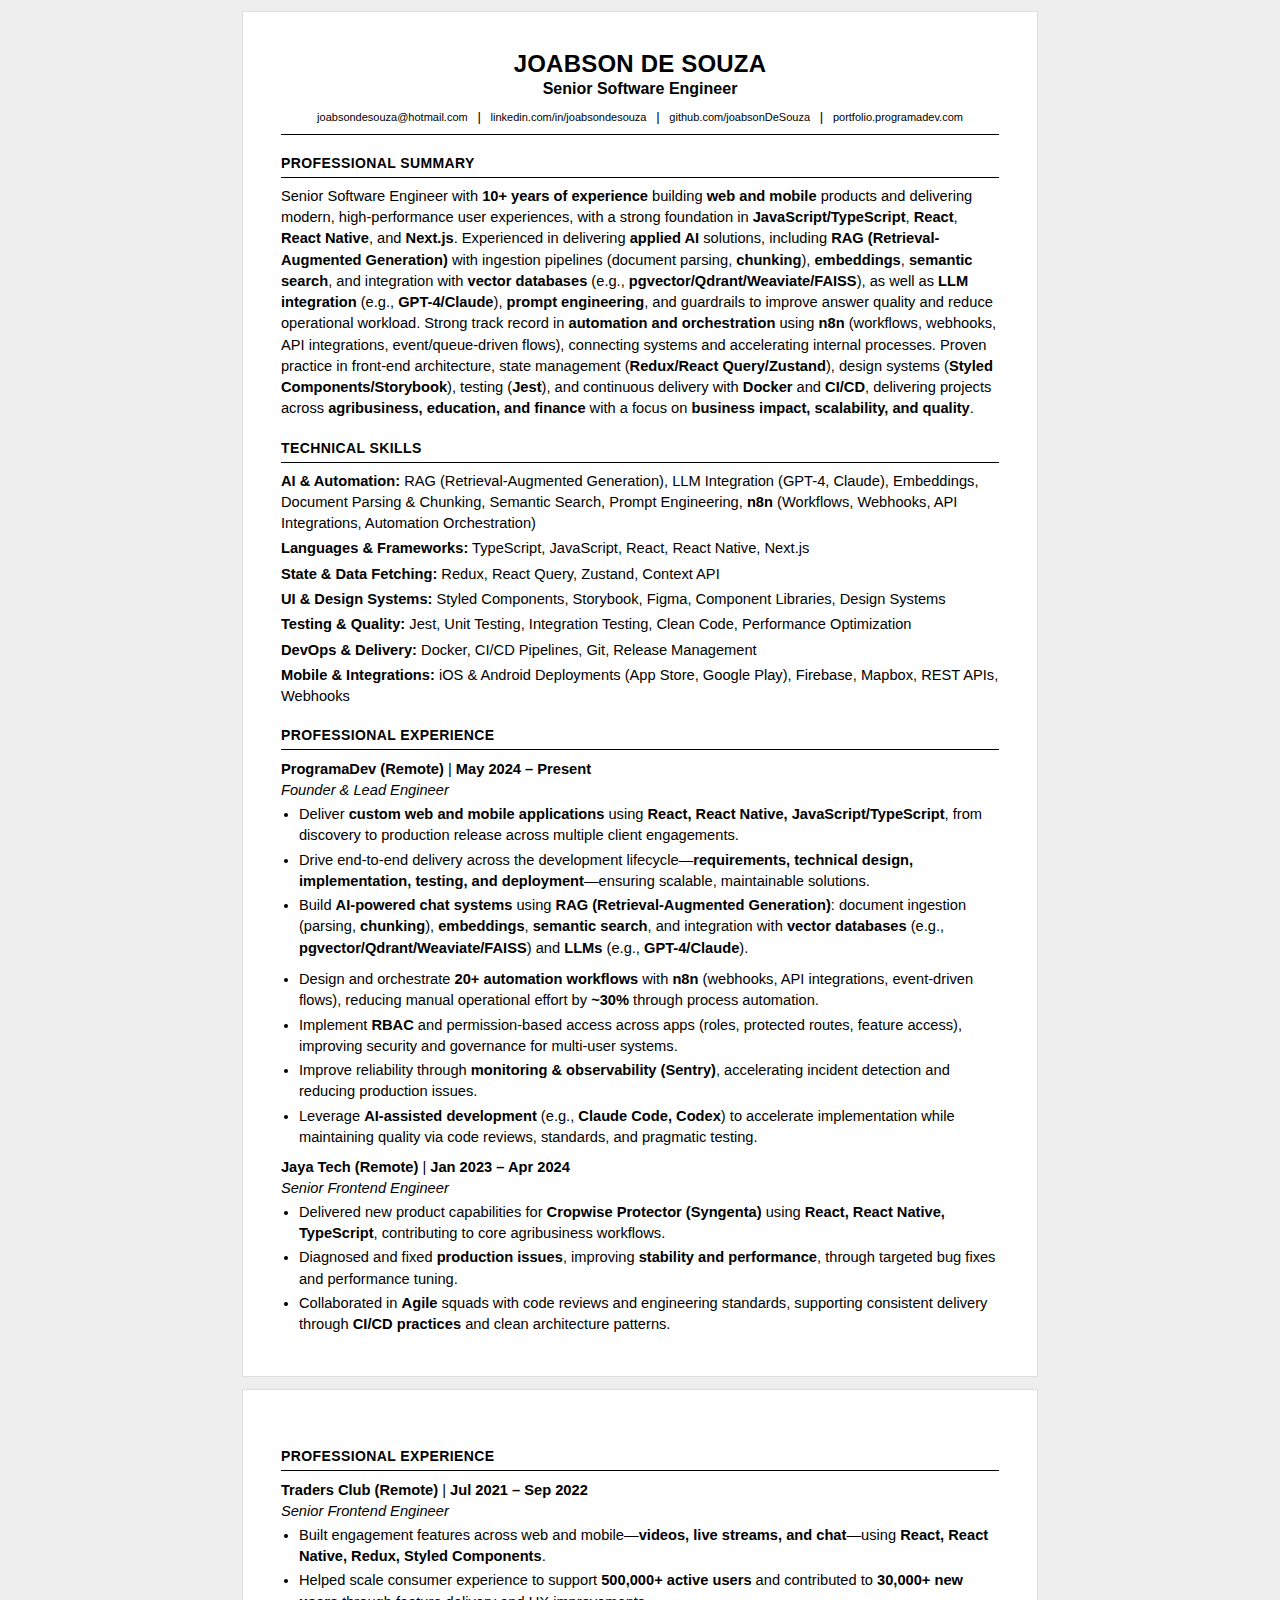
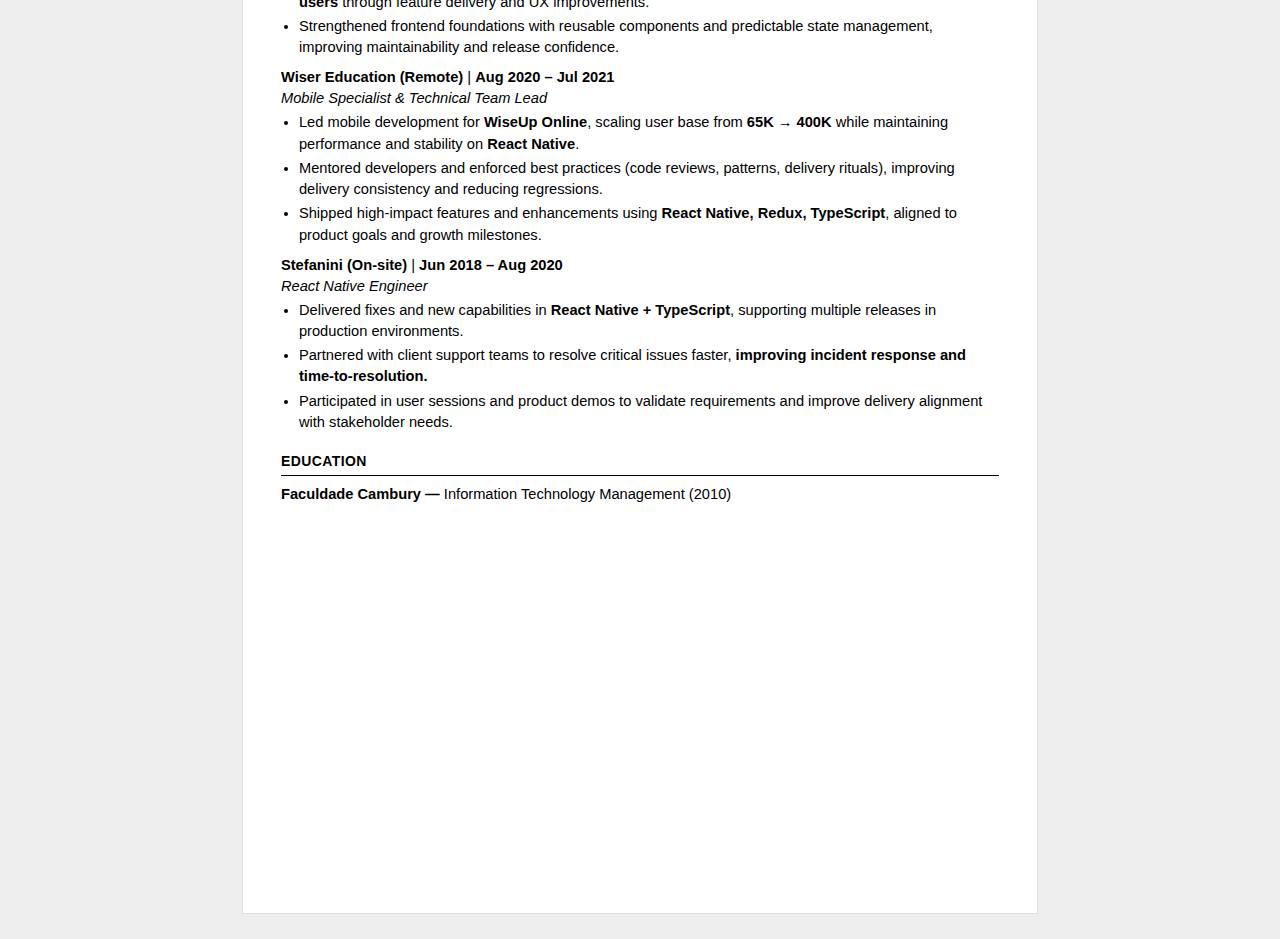
<file: index.html>
<!doctype html>
<html lang="en">
<head>
  <meta charset="utf-8" />
  <meta name="viewport" content="width=device-width, initial-scale=1" />
  <title>Joabson de Souza — Resume</title>
  <link rel="stylesheet" href="styles.css" />
</head>
<body>

  <!-- PAGE 1 -->
  <main class="page">
    <header class="header">
      <div class="name">JOABSON DE SOUZA</div>
      <div class="headline">Senior Software Engineer</div>

      <div class="contact">
        <a href="mailto:joabsondesouza@hotmail.com">joabsondesouza@hotmail.com</a>
        <span class="sep">|</span>
        <a href="http://linkedin.com/in/joabsondesouza">linkedin.com/in/joabsondesouza</a>
        <span class="sep">|</span>
        <a href="http://github.com/joabsonDeSouza">github.com/joabsonDeSouza</a>
        <span class="sep">|</span>
        <a href="https://portfolio.programadev.com">portfolio.programadev.com</a>
      </div>
    </header>

    <div class="rule"></div>

    <section class="section">
      <div class="section-title">PROFESSIONAL SUMMARY</div>
      <div class="rule"></div>

      <p class="summary">
        Senior Software Engineer with <strong>10+ years of experience</strong> building <strong>web and mobile</strong> products and delivering modern, high-performance user experiences, with a strong foundation in <strong>JavaScript/TypeScript</strong>, <strong>React</strong>, <strong>React Native</strong>, and <strong>Next.js</strong>. Experienced in delivering <strong>applied AI</strong> solutions, including <strong>RAG (Retrieval-Augmented Generation)</strong> with ingestion pipelines (document parsing, <strong>chunking</strong>), <strong>embeddings</strong>, <strong>semantic search</strong>, and integration with <strong>vector databases</strong> (e.g., <strong>pgvector/Qdrant/Weaviate/FAISS</strong>), as well as <strong>LLM integration</strong> (e.g., <strong>GPT-4/Claude</strong>), <strong>prompt engineering</strong>, and guardrails to improve answer quality and reduce operational workload. Strong track record in <strong>automation and orchestration</strong> using <strong>n8n</strong> (workflows, webhooks, API integrations, event/queue-driven flows), connecting systems and accelerating internal processes. Proven practice in front-end architecture, state management (<strong>Redux/React Query/Zustand</strong>), design systems (<strong>Styled Components/Storybook</strong>), testing (<strong>Jest</strong>), and continuous delivery with <strong>Docker</strong> and <strong>CI/CD</strong>, delivering projects across <strong>agribusiness, education, and finance</strong> with a focus on <strong>business impact, scalability, and quality</strong>.
      </p>
    </section>

    <section class="section">
      <div class="section-title">TECHNICAL SKILLS</div>
      <div class="rule"></div>

      <div class="skills">
        <div><strong>AI &amp; Automation:</strong> RAG (Retrieval-Augmented Generation), LLM Integration (GPT-4, Claude), Embeddings, Document Parsing &amp; Chunking, Semantic Search, Prompt Engineering, <strong>n8n</strong> (Workflows, Webhooks, API Integrations, Automation Orchestration)</div>
        <div><strong>Languages &amp; Frameworks:</strong> TypeScript, JavaScript, React, React Native, Next.js</div>
        <div><strong>State &amp; Data Fetching:</strong> Redux, React Query, Zustand, Context API</div>
        <div><strong>UI &amp; Design Systems:</strong> Styled Components, Storybook, Figma, Component Libraries, Design Systems</div>
        <div><strong>Testing &amp; Quality:</strong> Jest, Unit Testing, Integration Testing, Clean Code, Performance Optimization</div>
        <div><strong>DevOps &amp; Delivery:</strong> Docker, CI/CD Pipelines, Git, Release Management</div>
        <div><strong>Mobile &amp; Integrations:</strong> iOS &amp; Android Deployments (App Store, Google Play), Firebase, Mapbox, REST APIs, Webhooks</div>
      </div>
    </section>

    <section class="section">
      <div class="section-title">PROFESSIONAL EXPERIENCE</div>
      <div class="rule"></div>

      <div class="role">
        <div class="company"><strong>ProgramaDev (Remote)</strong> | <strong>May 2024 – Present</strong></div>
        <div class="title"><em>Founder &amp; Lead Engineer</em></div>

        <ul class="bullets">
          <li>Deliver <strong>custom web and mobile applications</strong> using <strong>React, React Native, JavaScript/TypeScript</strong>, from discovery to production release across multiple client engagements.</li>
          <li>Drive end-to-end delivery across the development lifecycle—<strong>requirements, technical design, implementation, testing, and deployment</strong>—ensuring scalable, maintainable solutions.</li>
          <li>Build <strong>AI-powered chat systems</strong> using <strong>RAG (Retrieval-Augmented Generation)</strong>: document ingestion (parsing, <strong>chunking</strong>), <strong>embeddings</strong>, <strong>semantic search</strong>, and integration with <strong>vector databases</strong> (e.g., <strong>pgvector/Qdrant/Weaviate/FAISS</strong>) and <strong>LLMs</strong> (e.g., <strong>GPT-4/Claude</strong>).</li>
        </ul>

        <ul class="bullets bullets-gap">
          <li>Design and orchestrate <strong>20+ automation workflows</strong> with <strong>n8n</strong> (webhooks, API integrations, event-driven flows), reducing manual operational effort by <strong>~30%</strong> through process automation.</li>
          <li>Implement <strong>RBAC</strong> and permission-based access across apps (roles, protected routes, feature access), improving security and governance for multi-user systems.</li>
          
          <li>Improve reliability through <strong>monitoring &amp; observability (Sentry)</strong>, accelerating incident detection and reducing production issues.</li>
          <li>Leverage <strong>AI-assisted development</strong> (e.g., <strong>Claude Code, Codex</strong>) to accelerate implementation while maintaining quality via code reviews, standards, and pragmatic testing.</li>
        </ul>
      </div>

      <div class="role">
        <div class="company"><strong>Jaya Tech (Remote)</strong> | <strong>Jan 2023 – Apr 2024</strong></div>
        <div class="title"><em>Senior Frontend Engineer</em></div>

        <ul class="bullets">
          <li>Delivered new product capabilities for <strong>Cropwise Protector (Syngenta)</strong> using <strong>React, React Native, TypeScript</strong>, contributing to core agribusiness workflows.</li>
          <li>Diagnosed and fixed <strong>production issues</strong>, improving <strong>stability and performance</strong>, through targeted bug fixes and performance tuning.</li>
          <li>Collaborated in <strong>Agile</strong> squads with code reviews and engineering standards, supporting consistent delivery through <strong>CI/CD practices</strong> and clean architecture patterns.</li>
        </ul>
      </div>
    </section>
  </main>

  <div class="page-break"></div>

  <!-- PAGE 2 -->
  <main class="page">
    <section class="section">
      <div class="section-title">PROFESSIONAL EXPERIENCE</div>
      <div class="rule"></div>

      <div class="role">
        <div class="company"><strong>Traders Club (Remote)</strong> | <strong>Jul 2021 – Sep 2022</strong></div>
        <div class="title"><em>Senior Frontend Engineer</em></div>

        <ul class="bullets">
          <li>Built engagement features across web and mobile—<strong>videos, live streams, and chat</strong>—using <strong>React, React Native, Redux, Styled Components</strong>.</li>
          <li>Helped scale consumer experience to support <strong>500,000+ active users</strong> and contributed to <strong>30,000+ new users</strong> through feature delivery and UX improvements.</li>
          <li>Strengthened frontend foundations with reusable components and predictable state management, improving maintainability and release confidence.</li>
        </ul>
      </div>

      <div class="role">
        <div class="company"><strong>Wiser Education (Remote)</strong> | <strong>Aug 2020 – Jul 2021</strong></div>
        <div class="title"><em>Mobile Specialist &amp; Technical Team Lead</em></div>

        <ul class="bullets">
          <li>Led mobile development for <strong>WiseUp Online</strong>, scaling user base from <strong>65K → 400K</strong> while maintaining performance and stability on <strong>React Native</strong>.</li>
          <li>Mentored developers and enforced best practices (code reviews, patterns, delivery rituals), improving delivery consistency and reducing regressions.</li>
          <li>Shipped high-impact features and enhancements using <strong>React Native, Redux, TypeScript</strong>, aligned to product goals and growth milestones.</li>
        </ul>
      </div>

      <div class="role">
        <div class="company"><strong>Stefanini (On-site)</strong> | <strong>Jun 2018 – Aug 2020</strong></div>
        <div class="title"><em>React Native Engineer</em></div>

        <ul class="bullets">
          <li>Delivered fixes and new capabilities in <strong>React Native + TypeScript</strong>, supporting multiple releases in production environments.</li>
          <li>Partnered with client support teams to resolve critical issues faster, <strong>improving incident response and time-to-resolution.</strong></li>
          <li>Participated in user sessions and product demos to validate requirements and improve delivery alignment with stakeholder needs.</li>
        </ul>
      </div>
    </section>

    <section class="section">
      <div class="section-title">EDUCATION</div>
      <div class="rule"></div>

      <div class="education">
        <strong>Faculdade Cambury —</strong> Information Technology Management (2010)
      </div>
    </section>
  </main>

</body>
</html>
</file>
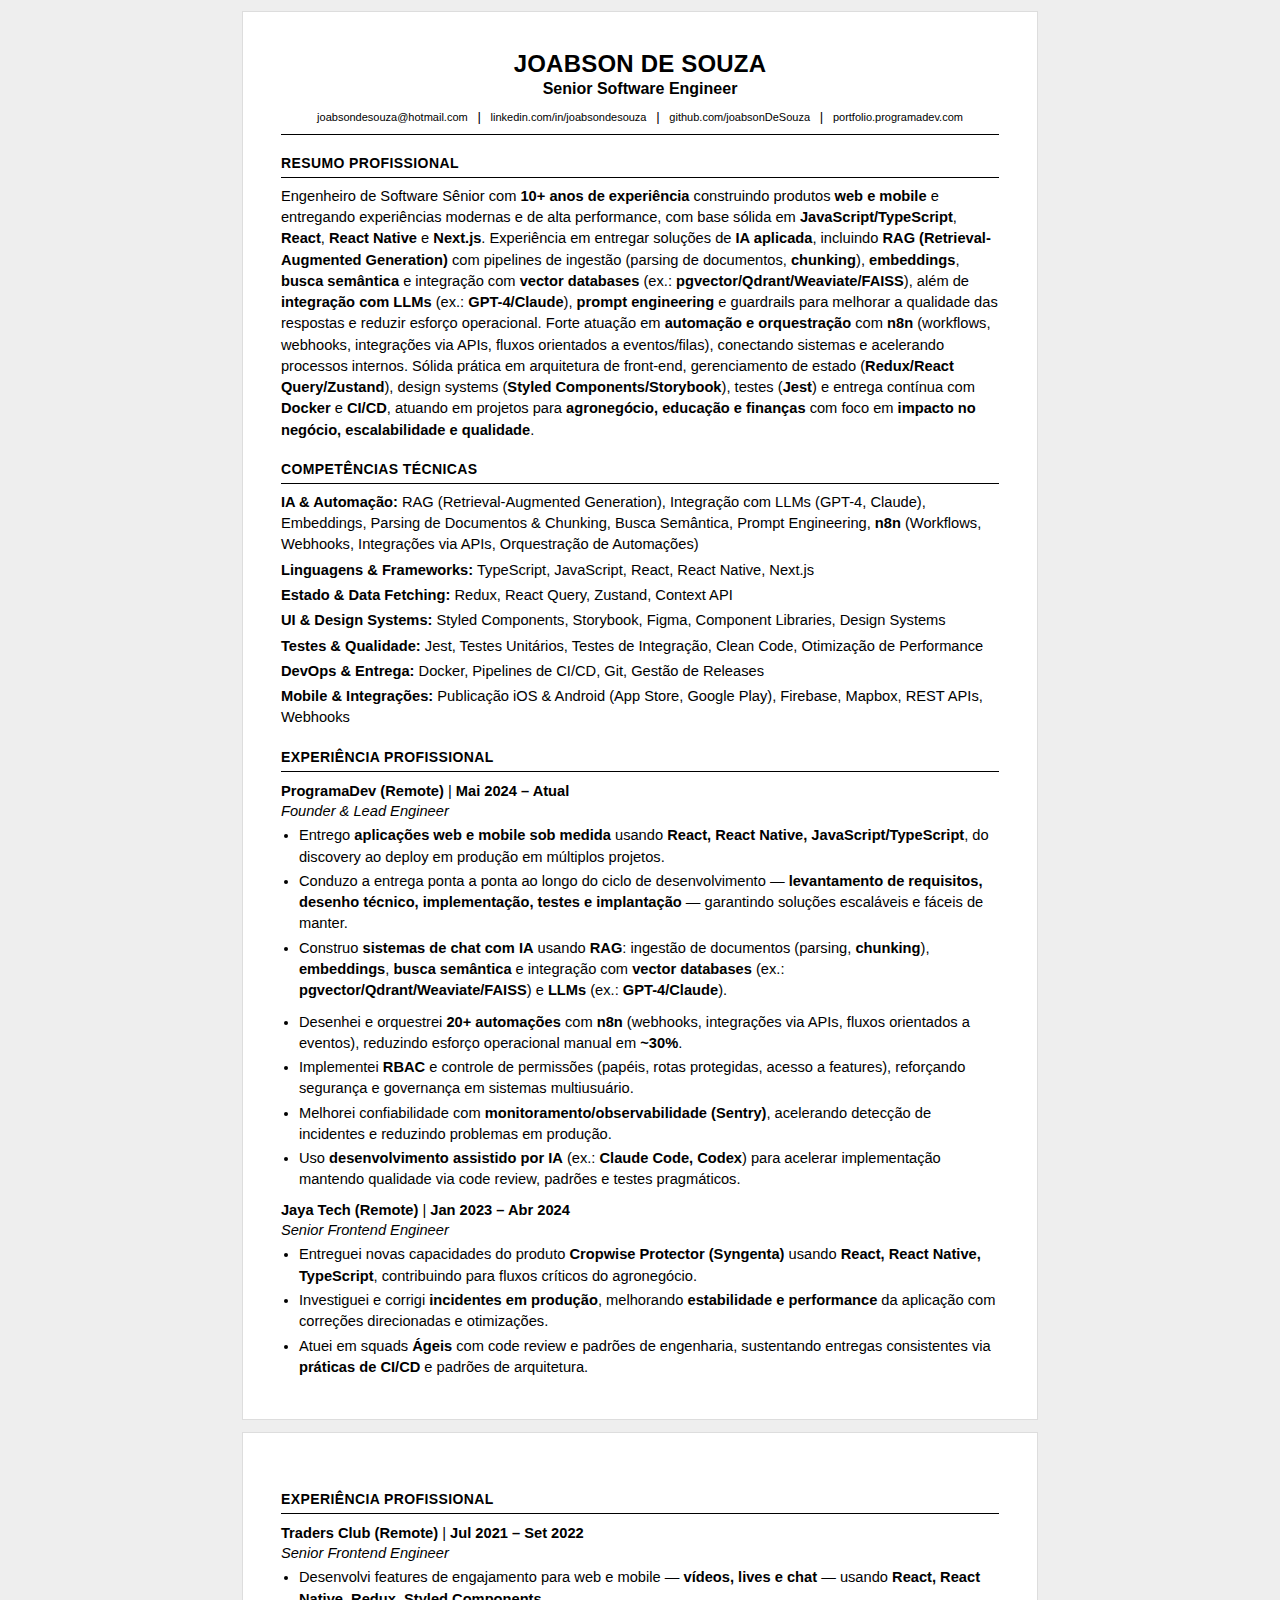
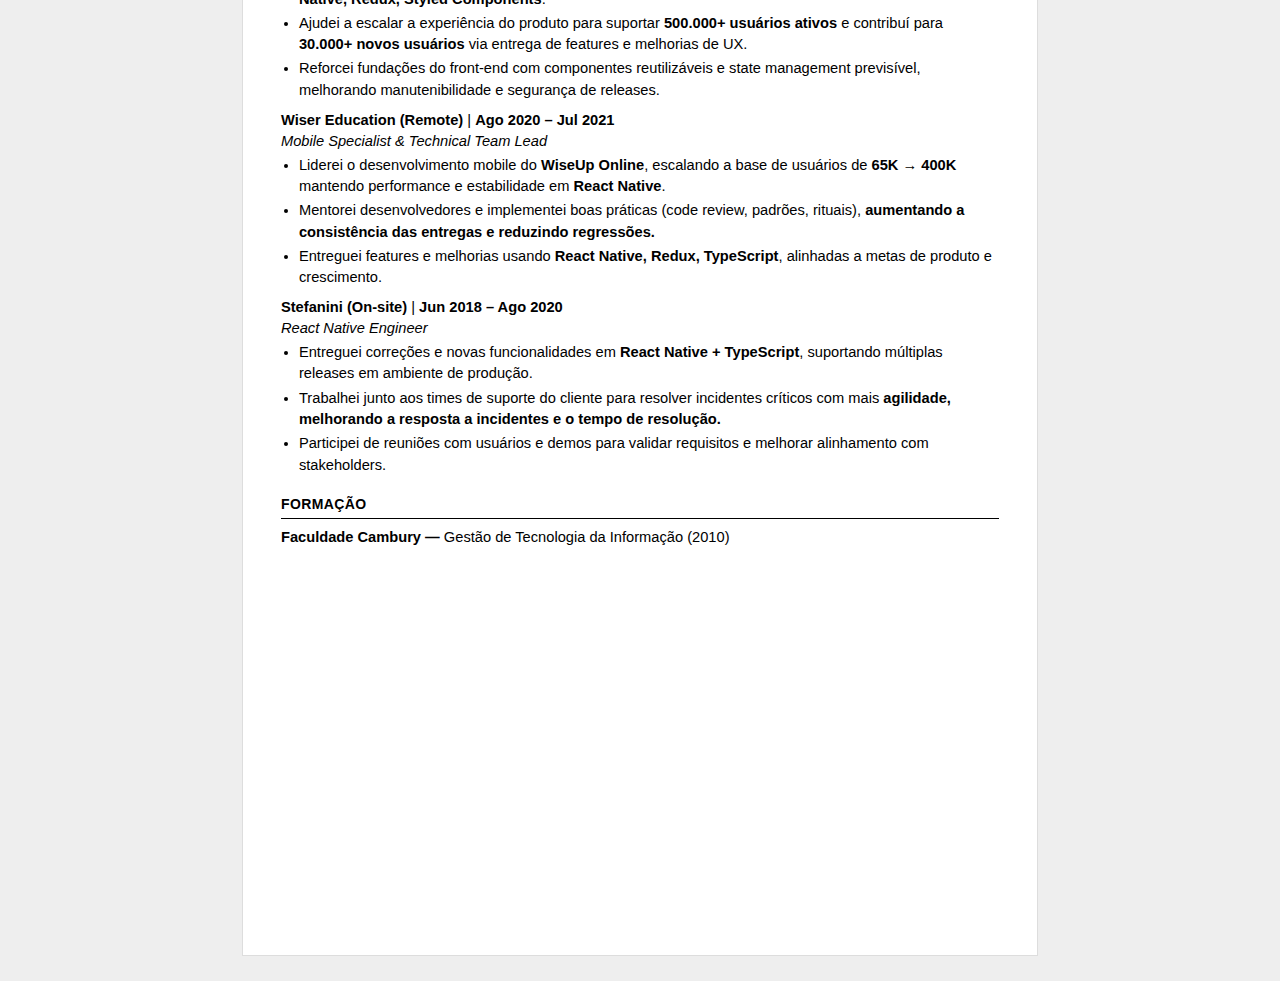
<file: index_pt.html>
<!doctype html>
<html lang="pt-BR">
<head>
  <meta charset="utf-8" />
  <meta name="viewport" content="width=device-width, initial-scale=1" />
  <title>Joabson de Souza — Currículo</title>
  <link rel="stylesheet" href="styles.css" />
</head>
<body>

  <!-- PÁGINA 1 -->
  <main class="page">
    <header class="header">
      <div class="name">JOABSON DE SOUZA</div>
      <div class="headline">Senior Software Engineer</div>

      <div class="contact">
        <a href="mailto:joabsondesouza@hotmail.com">joabsondesouza@hotmail.com</a>
        <span class="sep">|</span>
        <a href="http://linkedin.com/in/joabsondesouza">linkedin.com/in/joabsondesouza</a>
        <span class="sep">|</span>
        <a href="http://github.com/joabsonDeSouza">github.com/joabsonDeSouza</a>
        <span class="sep">|</span>
        <a href="https://portfolio.programadev.com">portfolio.programadev.com</a>
      </div>
    </header>

    <div class="rule"></div>

    <section class="section">
      <div class="section-title">RESUMO PROFISSIONAL</div>
      <div class="rule"></div>

      <p class="summary">
        Engenheiro de Software Sênior com <strong>10+ anos de experiência</strong> construindo produtos <strong>web e mobile</strong> e entregando experiências modernas e de alta performance, com base sólida em <strong>JavaScript/TypeScript</strong>, <strong>React</strong>, <strong>React Native</strong> e <strong>Next.js</strong>. Experiência em entregar soluções de <strong>IA aplicada</strong>, incluindo <strong>RAG (Retrieval-Augmented Generation)</strong> com pipelines de ingestão (parsing de documentos, <strong>chunking</strong>), <strong>embeddings</strong>, <strong>busca semântica</strong> e integração com <strong>vector databases</strong> (ex.: <strong>pgvector/Qdrant/Weaviate/FAISS</strong>), além de <strong>integração com LLMs</strong> (ex.: <strong>GPT-4/Claude</strong>), <strong>prompt engineering</strong> e guardrails para melhorar a qualidade das respostas e reduzir esforço operacional. Forte atuação em <strong>automação e orquestração</strong> com <strong>n8n</strong> (workflows, webhooks, integrações via APIs, fluxos orientados a eventos/filas), conectando sistemas e acelerando processos internos. Sólida prática em arquitetura de front-end, gerenciamento de estado (<strong>Redux/React Query/Zustand</strong>), design systems (<strong>Styled Components/Storybook</strong>), testes (<strong>Jest</strong>) e entrega contínua com <strong>Docker</strong> e <strong>CI/CD</strong>, atuando em projetos para <strong>agronegócio, educação e finanças</strong> com foco em <strong>impacto no negócio, escalabilidade e qualidade</strong>.
      </p>
    </section>

    <section class="section">
      <div class="section-title">COMPETÊNCIAS TÉCNICAS</div>
      <div class="rule"></div>

      <div class="skills">
        <div><strong>IA &amp; Automação:</strong> RAG (Retrieval-Augmented Generation), Integração com LLMs (GPT-4, Claude), Embeddings, Parsing de Documentos &amp; Chunking, Busca Semântica, Prompt Engineering, <strong>n8n</strong> (Workflows, Webhooks, Integrações via APIs, Orquestração de Automações)</div>
        <div><strong>Linguagens &amp; Frameworks:</strong> TypeScript, JavaScript, React, React Native, Next.js</div>
        <div><strong>Estado &amp; Data Fetching:</strong> Redux, React Query, Zustand, Context API</div>
        <div><strong>UI &amp; Design Systems:</strong> Styled Components, Storybook, Figma, Component Libraries, Design Systems</div>
        <div><strong>Testes &amp; Qualidade:</strong> Jest, Testes Unitários, Testes de Integração, Clean Code, Otimização de Performance</div>
        <div><strong>DevOps &amp; Entrega:</strong> Docker, Pipelines de CI/CD, Git, Gestão de Releases</div>
        <div><strong>Mobile &amp; Integrações:</strong> Publicação iOS &amp; Android (App Store, Google Play), Firebase, Mapbox, REST APIs, Webhooks</div>
      </div>
    </section>

    <section class="section">
      <div class="section-title">EXPERIÊNCIA PROFISSIONAL</div>
      <div class="rule"></div>

      <div class="role">
        <div class="company"><strong>ProgramaDev (Remote)</strong> | <strong>Mai 2024 – Atual</strong></div>
        <div class="title"><em>Founder &amp; Lead Engineer</em></div>

        <ul class="bullets">
          <li>Entrego <strong>aplicações web e mobile sob medida</strong> usando <strong>React, React Native, JavaScript/TypeScript</strong>, do discovery ao deploy em produção em múltiplos projetos.</li>
          <li>Conduzo a entrega ponta a ponta ao longo do ciclo de desenvolvimento — <strong>levantamento de requisitos, desenho técnico, implementação, testes e implantação</strong> — garantindo soluções escaláveis e fáceis de manter.</li>
          <li>Construo <strong>sistemas de chat com IA</strong> usando <strong>RAG</strong>: ingestão de documentos (parsing, <strong>chunking</strong>), <strong>embeddings</strong>, <strong>busca semântica</strong> e integração com <strong>vector databases</strong> (ex.: <strong>pgvector/Qdrant/Weaviate/FAISS</strong>) e <strong>LLMs</strong> (ex.: <strong>GPT-4/Claude</strong>).</li>
        </ul>

        <ul class="bullets bullets-gap">
          <li>Desenhei e orquestrei <strong>20+ automações</strong> com <strong>n8n</strong> (webhooks, integrações via APIs, fluxos orientados a eventos), reduzindo esforço operacional manual em <strong>~30%</strong>.</li>
          <li>Implementei <strong>RBAC</strong> e controle de permissões (papéis, rotas protegidas, acesso a features), reforçando segurança e governança em sistemas multiusuário.</li>
          <li>Melhorei confiabilidade com <strong>monitoramento/observabilidade (Sentry)</strong>, acelerando detecção de incidentes e reduzindo problemas em produção.</li>
          <li>Uso <strong>desenvolvimento assistido por IA</strong> (ex.: <strong>Claude Code, Codex</strong>) para acelerar implementação mantendo qualidade via code review, padrões e testes pragmáticos.</li>
        </ul>
      </div>

      <div class="role">
        <div class="company"><strong>Jaya Tech (Remote)</strong> | <strong>Jan 2023 – Abr 2024</strong></div>
        <div class="title"><em>Senior Frontend Engineer</em></div>

        <ul class="bullets">
          <li>Entreguei novas capacidades do produto <strong>Cropwise Protector (Syngenta)</strong> usando <strong>React, React Native, TypeScript</strong>, contribuindo para fluxos críticos do agronegócio.</li>
          <li>Investiguei e corrigi <strong>incidentes em produção</strong>, melhorando <strong>estabilidade e performance</strong> da aplicação com correções direcionadas e otimizações.</li>
          <li>Atuei em squads <strong>Ágeis</strong> com code review e padrões de engenharia, sustentando entregas consistentes via <strong>práticas de CI/CD</strong> e padrões de arquitetura.</li>
        </ul>
      </div>
    </section>
  </main>

  <div class="page-break"></div>

  <!-- PÁGINA 2 -->
  <main class="page">
    <section class="section">
      <div class="section-title">EXPERIÊNCIA PROFISSIONAL</div>
      <div class="rule"></div>

      <div class="role">
        <div class="company"><strong>Traders Club (Remote)</strong> | <strong>Jul 2021 – Set 2022</strong></div>
        <div class="title"><em>Senior Frontend Engineer</em></div>

        <ul class="bullets">
          <li>Desenvolvi features de engajamento para web e mobile — <strong>vídeos, lives e chat</strong> — usando <strong>React, React Native, Redux, Styled Components</strong>.</li>
          <li>Ajudei a escalar a experiência do produto para suportar <strong>500.000+ usuários ativos</strong> e contribuí para <strong>30.000+ novos usuários</strong> via entrega de features e melhorias de UX.</li>
          <li>Reforcei fundações do front-end com componentes reutilizáveis e state management previsível, melhorando manutenibilidade e segurança de releases.</li>
        </ul>
      </div>

      <div class="role">
        <div class="company"><strong>Wiser Education (Remote)</strong> | <strong>Ago 2020 – Jul 2021</strong></div>
        <div class="title"><em>Mobile Specialist &amp; Technical Team Lead</em></div>

        <ul class="bullets">
          <li>Liderei o desenvolvimento mobile do <strong>WiseUp Online</strong>, escalando a base de usuários de <strong>65K → 400K</strong> mantendo performance e estabilidade em <strong>React Native</strong>.</li>
          <li>Mentorei desenvolvedores e implementei boas práticas (code review, padrões, rituais), <strong>aumentando a consistência das entregas e reduzindo regressões.</strong></li>
          <li>Entreguei features e melhorias usando <strong>React Native, Redux, TypeScript</strong>, alinhadas a metas de produto e crescimento.</li>
        </ul>
      </div>

      <div class="role">
        <div class="company"><strong>Stefanini (On-site)</strong> | <strong>Jun 2018 – Ago 2020</strong></div>
        <div class="title"><em>React Native Engineer</em></div>

        <ul class="bullets">
          <li>Entreguei correções e novas funcionalidades em <strong>React Native + TypeScript</strong>, suportando múltiplas releases em ambiente de produção.</li>
          <li>Trabalhei junto aos times de suporte do cliente para resolver incidentes críticos com mais <strong>agilidade, melhorando a resposta a incidentes e o tempo de resolução.</strong></li>
          <li>Participei de reuniões com usuários e demos para validar requisitos e melhorar alinhamento com stakeholders.</li>
        </ul>
      </div>
    </section>

    <section class="section">
      <div class="section-title">FORMAÇÃO</div>
      <div class="rule"></div>

      <div class="education">
        <strong>Faculdade Cambury —</strong> Gestão de Tecnologia da Informação (2010)
      </div>
    </section>
  </main>

</body>
</html>
</file>
<file: styles.css>
:root{
  --page-width: 210mm;
  --page-height: 297mm;
  --page-padding: 10mm;
  --text: #000;
}

*{ box-sizing: border-box; }

html, body{
  margin: 0;
  padding: 0;
  color: var(--text);
  font-family: Arial, Helvetica, sans-serif;
  font-size: 11pt;
  background: #fff;
}

.page{
  width: var(--page-width);
  min-height: var(--page-height);
  padding: var(--page-padding);
  margin: 0 auto;
}

.header{
  justify-items: center;
}

.name{
  font-size: 18pt;
  font-weight: 700;
  letter-spacing: 0.2px;
  margin: 0 0 2px 0;
}

.headline{
  font-size: 12pt;
  font-weight: 600;
  margin: 0 0 10px 0;
}

.contact{
  font-size: 10pt;
  line-height: 1.35;
  margin: 0 0 8px 0;
  word-break: break-word;
  align-items: center;
}

.contact a{
  color: inherit;
  text-decoration: none;
  font-size: 11px;
}

.sep{ padding: 0 6px; }

.rule{
  height: 0;
  border: 0;
  border-top: 1px solid #000;
  margin: 6px 0 8px 0;
}

.section{ margin-top: 20px; }

.section-title{
  font-size: 10.5pt;
  font-weight: 700;
  letter-spacing: 0.4px;
}

.summary{
  line-height: 1.45;
  margin: 8px 0 0 0;
}

.skills{
  line-height: 1.45;
  margin-top: 8px;
  display: grid;
  gap: 4px;
}

.role{ margin-top: 10px; }

.company{
  font-size: 11pt;
  line-height: 1.35;
}

.title{
  font-size: 11pt;
  margin-top: 2px;
}

.bullets{
  margin: 6px 0 0 18px;
  padding: 0;
  line-height: 1.45;
}

.bullets li{ margin: 3px 0; }

.bullets-gap{ margin-top: 10px; }

.education{
  line-height: 1.45;
  margin-top: 8px;
}

.page-break{ height: 0; }

/* Print */
@page{
  size: A4;
  margin: 12mm;
}

@media print{
  .page{
    padding: 0;                         /* IMPORTANT: libera área útil */
  }

  /* evita cortar experiência / lista no meio (você já tinha) */
  .role{
    break-inside: avoid;
    page-break-inside: avoid;
  }

  ul.bullets{
    break-inside: avoid;
    page-break-inside: avoid;
  }

  .bullets li{
    break-inside: avoid;
    page-break-inside: avoid;
  }

  /* mantém título + linha juntos */
  .section-title,
  .section-title + .rule{
    break-after: avoid;
    page-break-after: avoid;
  }
}

/* Screen */
@media screen{
  body{
    background: #eee;
    padding: 12px 0;
  }
  .page{
    background: #fff;
    box-shadow: 0 0 0 1px #ddd;
    margin: 0 auto 14px auto;
  }
}
</file>
